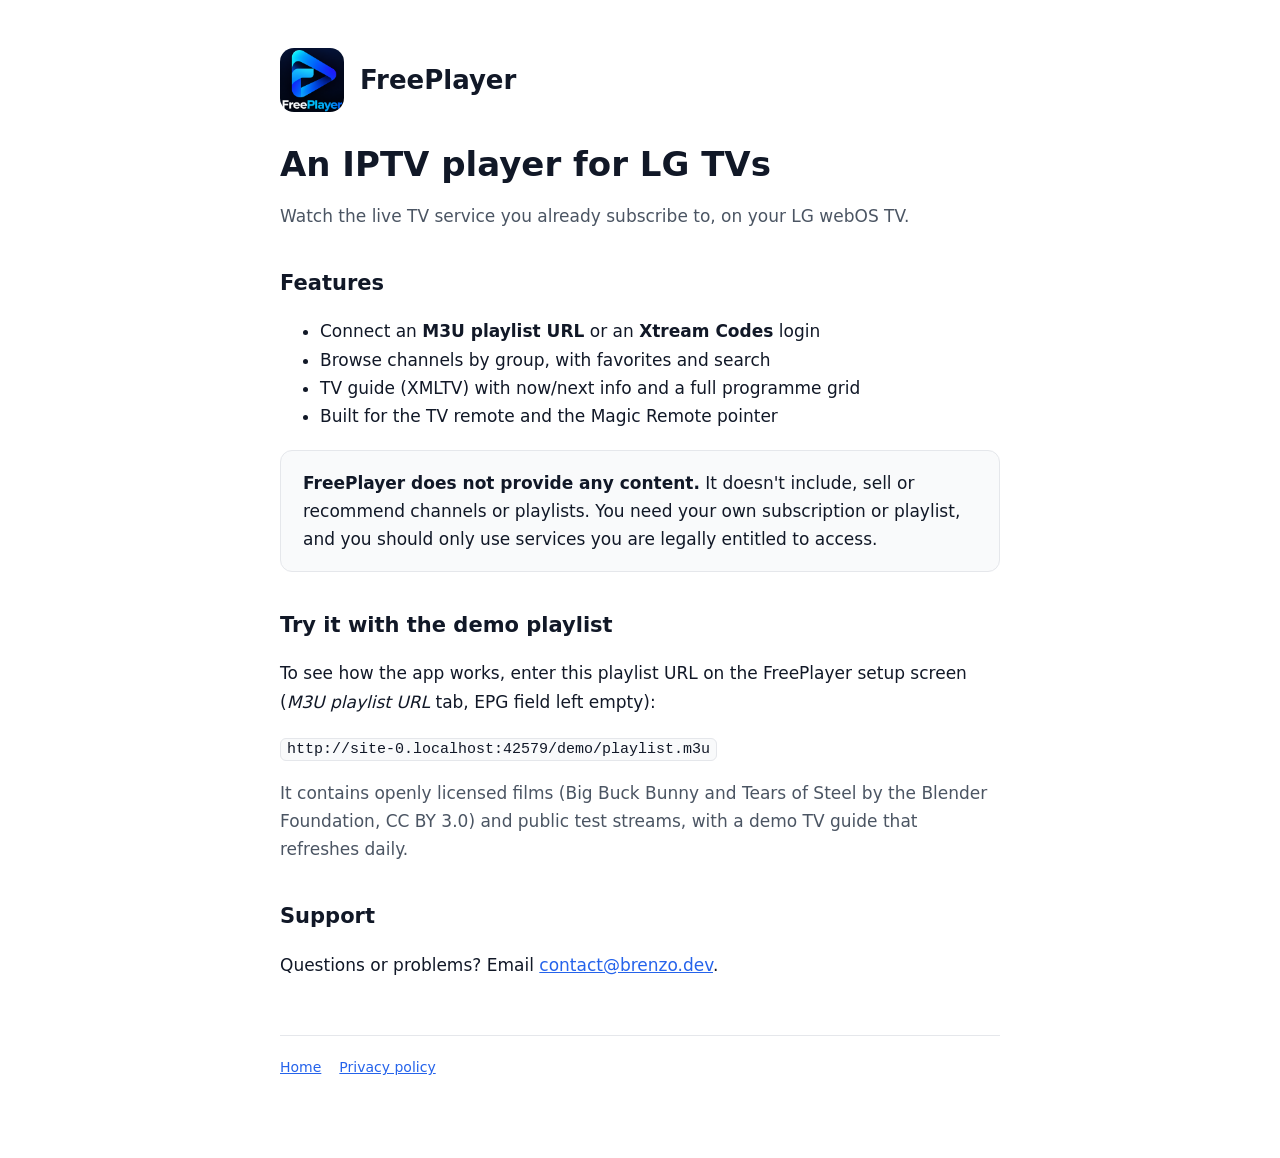
<file: index.html>
<!doctype html>
<html lang="en">
<head>
  <meta charset="utf-8">
  <meta name="viewport" content="width=device-width, initial-scale=1">
  <title>FreePlayer for LG TV</title>
  <meta name="description" content="FreePlayer is an IPTV player for LG webOS TVs. Bring your own M3U playlist or Xtream Codes login.">
  <link rel="icon" href="icon.png">
  <link rel="stylesheet" href="style.css">
</head>
<body>
<main>
  <header><img src="icon.png" alt=""><a href="./">FreePlayer</a></header>
  <h1>An IPTV player for LG TVs</h1>
  <p class="muted">Watch the live TV service you already subscribe to, on your LG webOS TV.</p>

  <h2>Features</h2>
  <ul>
    <li>Connect an <strong>M3U playlist URL</strong> or an <strong>Xtream Codes</strong> login</li>
    <li>Browse channels by group, with favorites and search</li>
    <li>TV guide (XMLTV) with now/next info and a full programme grid</li>
    <li>Built for the TV remote and the Magic Remote pointer</li>
  </ul>

  <div class="card">
    <strong>FreePlayer does not provide any content.</strong> It doesn't include, sell or recommend
    channels or playlists. You need your own subscription or playlist, and you should only use services
    you are legally entitled to access.
  </div>

  <h2>Try it with the demo playlist</h2>
  <p>To see how the app works, enter this playlist URL on the FreePlayer setup screen
    (<em>M3U playlist URL</em> tab, EPG field left empty):</p>
  <p><code id="demo-url">demo/playlist.m3u</code></p>
  <p class="muted">It contains openly licensed films (Big Buck Bunny and Tears of Steel by the Blender Foundation,
    CC BY 3.0) and public test streams, with a demo TV guide that refreshes daily.</p>

  <h2>Support</h2>
  <p>Questions or problems? Email <a href="mailto:contact@brenzo.dev">contact@brenzo.dev</a>.</p>

  <footer><nav><a href="./">Home</a><a href="privacy.html">Privacy policy</a></nav></footer>
</main>
<script>
  // Show the full demo playlist URL for wherever this site is hosted.
  document.getElementById('demo-url').textContent = new URL('demo/playlist.m3u', location.href).href;
</script>
</body>
</html>
</file>
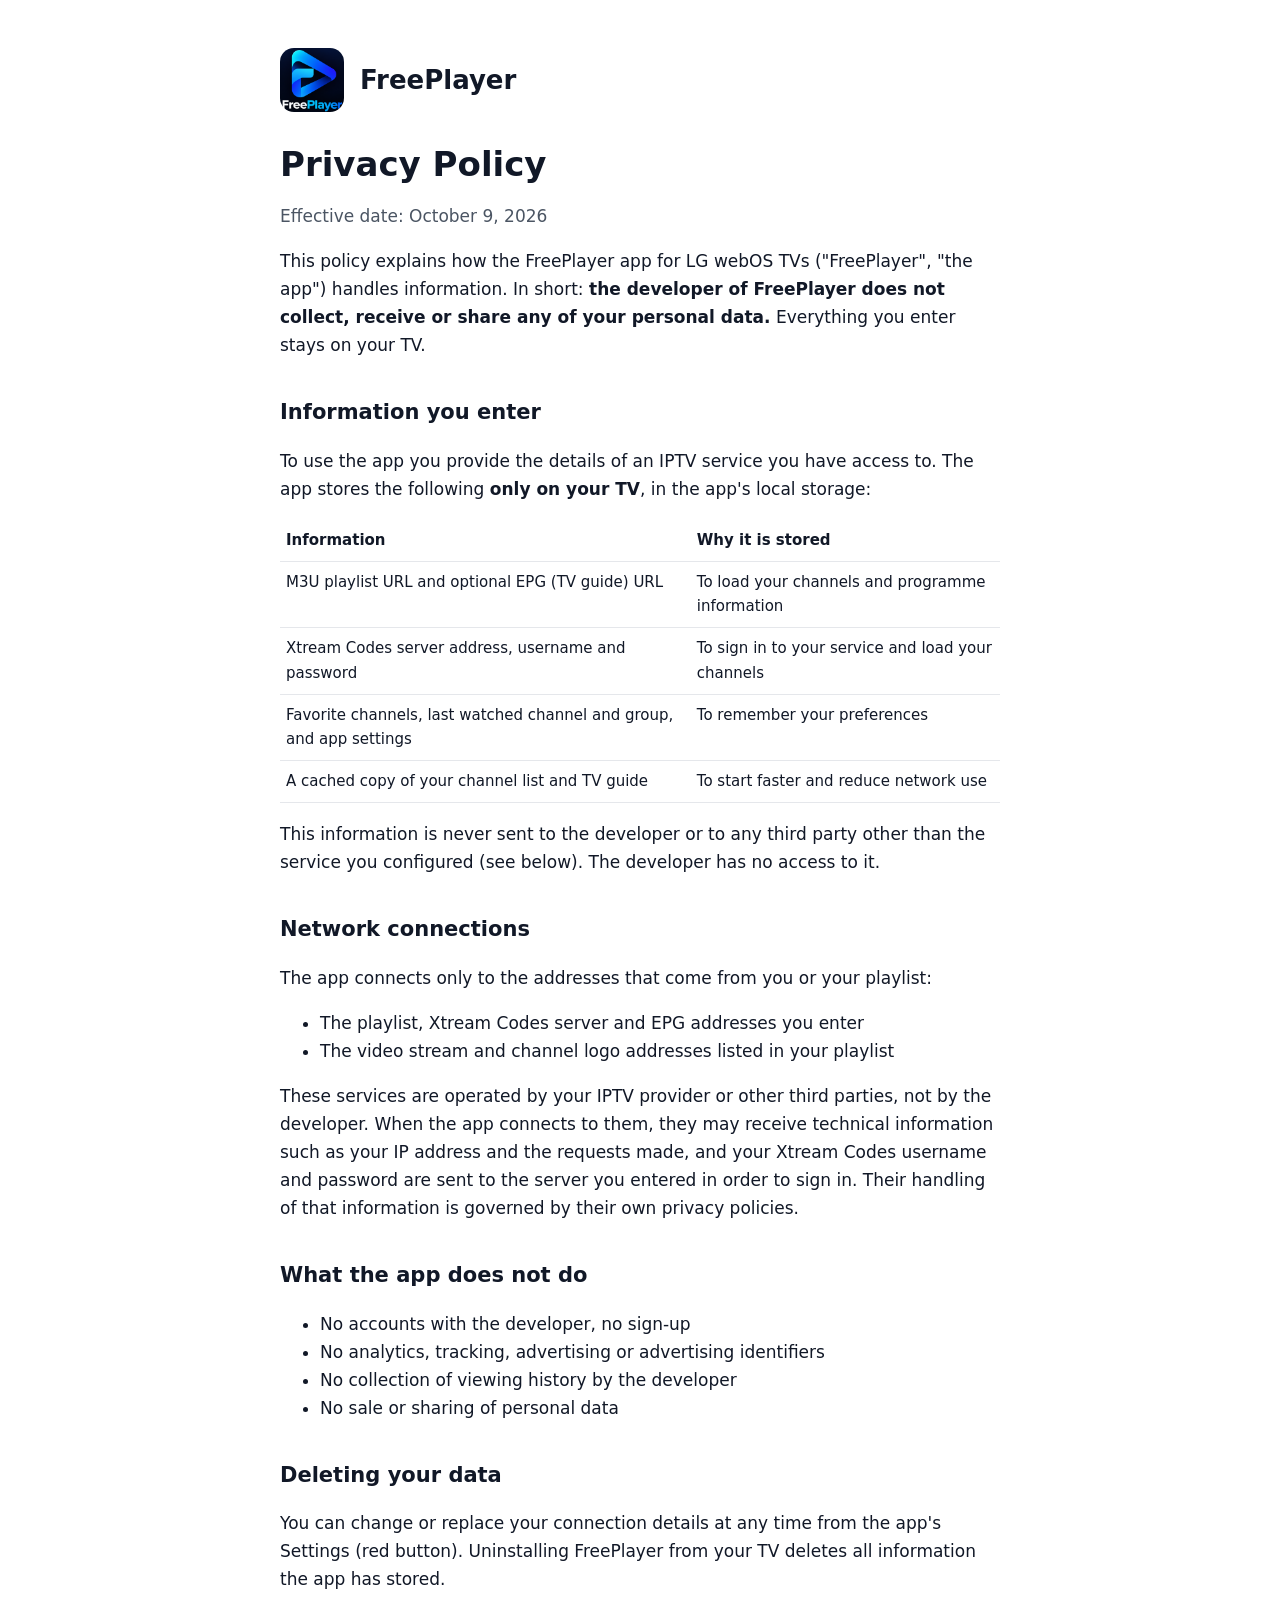
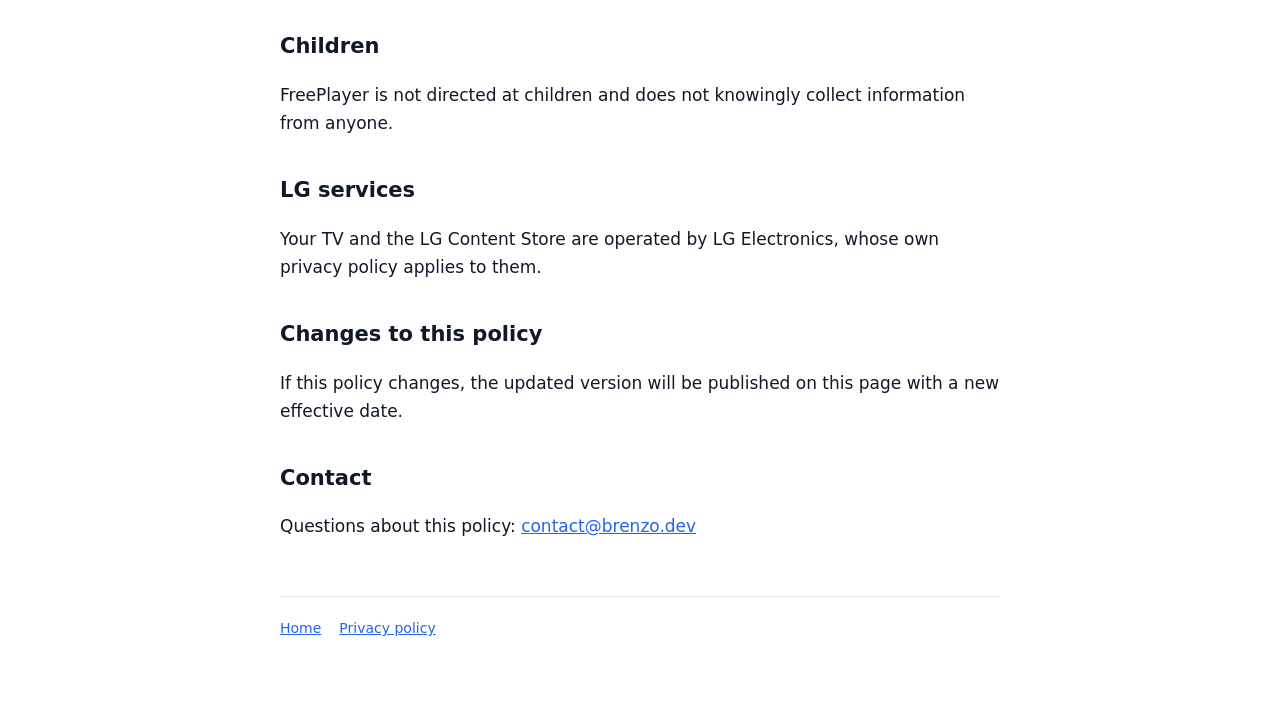
<file: privacy.html>
<!doctype html>
<html lang="en">
<head>
  <meta charset="utf-8">
  <meta name="viewport" content="width=device-width, initial-scale=1">
  <title>FreePlayer Privacy Policy</title>
  <link rel="icon" href="icon.png">
  <link rel="stylesheet" href="style.css">
</head>
<body>
<main>
  <header><img src="icon.png" alt=""><a href="./">FreePlayer</a></header>
  <h1>Privacy Policy</h1>
  <p class="muted">Effective date: October 9, 2026</p>

  <p>This policy explains how the FreePlayer app for LG webOS TVs ("FreePlayer", "the app") handles
    information. In short: <strong>the developer of FreePlayer does not collect, receive or share any of your
    personal data.</strong> Everything you enter stays on your TV.</p>

  <h2>Information you enter</h2>
  <p>To use the app you provide the details of an IPTV service you have access to. The app stores the
    following <strong>only on your TV</strong>, in the app's local storage:</p>
  <table>
    <tr><th>Information</th><th>Why it is stored</th></tr>
    <tr><td>M3U playlist URL and optional EPG (TV guide) URL</td><td>To load your channels and programme information</td></tr>
    <tr><td>Xtream Codes server address, username and password</td><td>To sign in to your service and load your channels</td></tr>
    <tr><td>Favorite channels, last watched channel and group, and app settings</td><td>To remember your preferences</td></tr>
    <tr><td>A cached copy of your channel list and TV guide</td><td>To start faster and reduce network use</td></tr>
  </table>
  <p>This information is never sent to the developer or to any third party other than the service you configured
    (see below). The developer has no access to it.</p>

  <h2>Network connections</h2>
  <p>The app connects only to the addresses that come from you or your playlist:</p>
  <ul>
    <li>The playlist, Xtream Codes server and EPG addresses you enter</li>
    <li>The video stream and channel logo addresses listed in your playlist</li>
  </ul>
  <p>These services are operated by your IPTV provider or other third parties, not by the developer. When the app
    connects to them, they may receive technical information such as your IP address and the requests made, and
    your Xtream Codes username and password are sent to the server you entered in order to sign in. Their handling of that
    information is governed by their own privacy policies.</p>

  <h2>What the app does not do</h2>
  <ul>
    <li>No accounts with the developer, no sign-up</li>
    <li>No analytics, tracking, advertising or advertising identifiers</li>
    <li>No collection of viewing history by the developer</li>
    <li>No sale or sharing of personal data</li>
  </ul>

  <h2>Deleting your data</h2>
  <p>You can change or replace your connection details at any time from the app's Settings (red button).
    Uninstalling FreePlayer from your TV deletes all information the app has stored.</p>

  <h2>Children</h2>
  <p>FreePlayer is not directed at children and does not knowingly collect information from anyone.</p>

  <h2>LG services</h2>
  <p>Your TV and the LG Content Store are operated by LG Electronics, whose own privacy policy applies to them.</p>

  <h2>Changes to this policy</h2>
  <p>If this policy changes, the updated version will be published on this page with a new effective date.</p>

  <h2>Contact</h2>
  <p>Questions about this policy: <a href="mailto:contact@brenzo.dev">contact@brenzo.dev</a></p>

  <footer><nav><a href="./">Home</a><a href="privacy.html">Privacy policy</a></nav></footer>
</main>
</body>
</html>
</file>
<file: style.css>
:root { --bg: #ffffff; --text: #111827; --muted: #4b5563; --line: #e5e7eb; --accent: #2563eb; --card: #f9fafb; }
@media (prefers-color-scheme: dark) {
  :root { --bg: #030a1c; --text: #e8edf5; --muted: #9aa6ba; --line: #1f2a3d; --accent: #60a5fa; --card: #0b1427; }
}
* { box-sizing: border-box; }
body { margin: 0; background: var(--bg); color: var(--text); font: 17px/1.65 system-ui, -apple-system, 'Segoe UI', Roboto, sans-serif; }
main { max-width: 760px; margin: 0 auto; padding: 48px 20px 80px; }
header { display: flex; align-items: center; gap: 16px; margin-bottom: 32px; }
header img { width: 64px; height: 64px; border-radius: 14px; }
header a { color: inherit; text-decoration: none; font-size: 26px; font-weight: 700; }
h1 { font-size: 34px; line-height: 1.2; margin: 0 0 8px; }
h2 { font-size: 21px; margin: 36px 0 8px; }
p, li { color: var(--text); }
.muted { color: var(--muted); }
a { color: var(--accent); }
code { background: var(--card); border: 1px solid var(--line); border-radius: 6px; padding: 2px 6px; font-size: 15px; word-break: break-all; }
.card { background: var(--card); border: 1px solid var(--line); border-radius: 12px; padding: 18px 22px; margin: 20px 0; }
table { border-collapse: collapse; width: 100%; font-size: 15px; }
th, td { text-align: left; border-bottom: 1px solid var(--line); padding: 8px 6px; vertical-align: top; }
footer { margin-top: 56px; padding-top: 20px; border-top: 1px solid var(--line); font-size: 14px; }
nav a { margin-right: 18px; }
</file>
